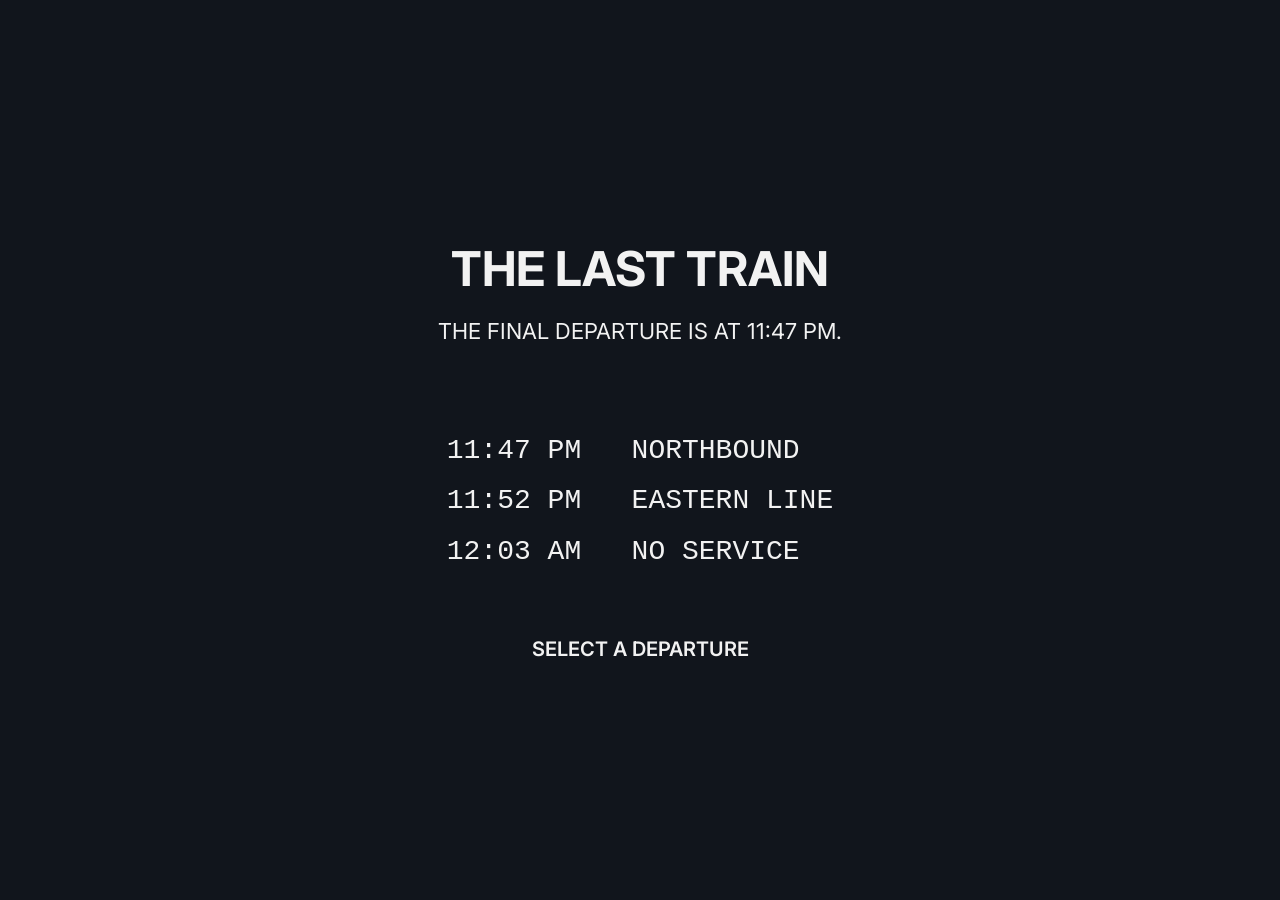
<file: index.html>
<!DOCTYPE html>
<html lang="en">
<head>
    <meta charset="UTF-8">
    <meta name="viewport" content="width=device-width, initial-scale=1.0">
    <title>The Last Train</title>
    <link rel="stylesheet" href="style.css">
</head>

<body>
    <main class="home">
        <h1>THE LAST TRAIN</h1>

        <p class="subtitle">THE FINAL DEPARTURE IS AT 11:47 PM.</p>

        <div class="departure-board">
            <p>11:47 PM&nbsp;&nbsp;&nbsp;NORTHBOUND</p>
            <p>11:52 PM&nbsp;&nbsp;&nbsp;EASTERN LINE</p>
            <p>12:03 AM&nbsp;&nbsp;&nbsp;NO SERVICE</p>
        </div>

        <a href="map.html" class="navigation">SELECT A DEPARTURE</a>
    </main>
</body>
</html>
</file>
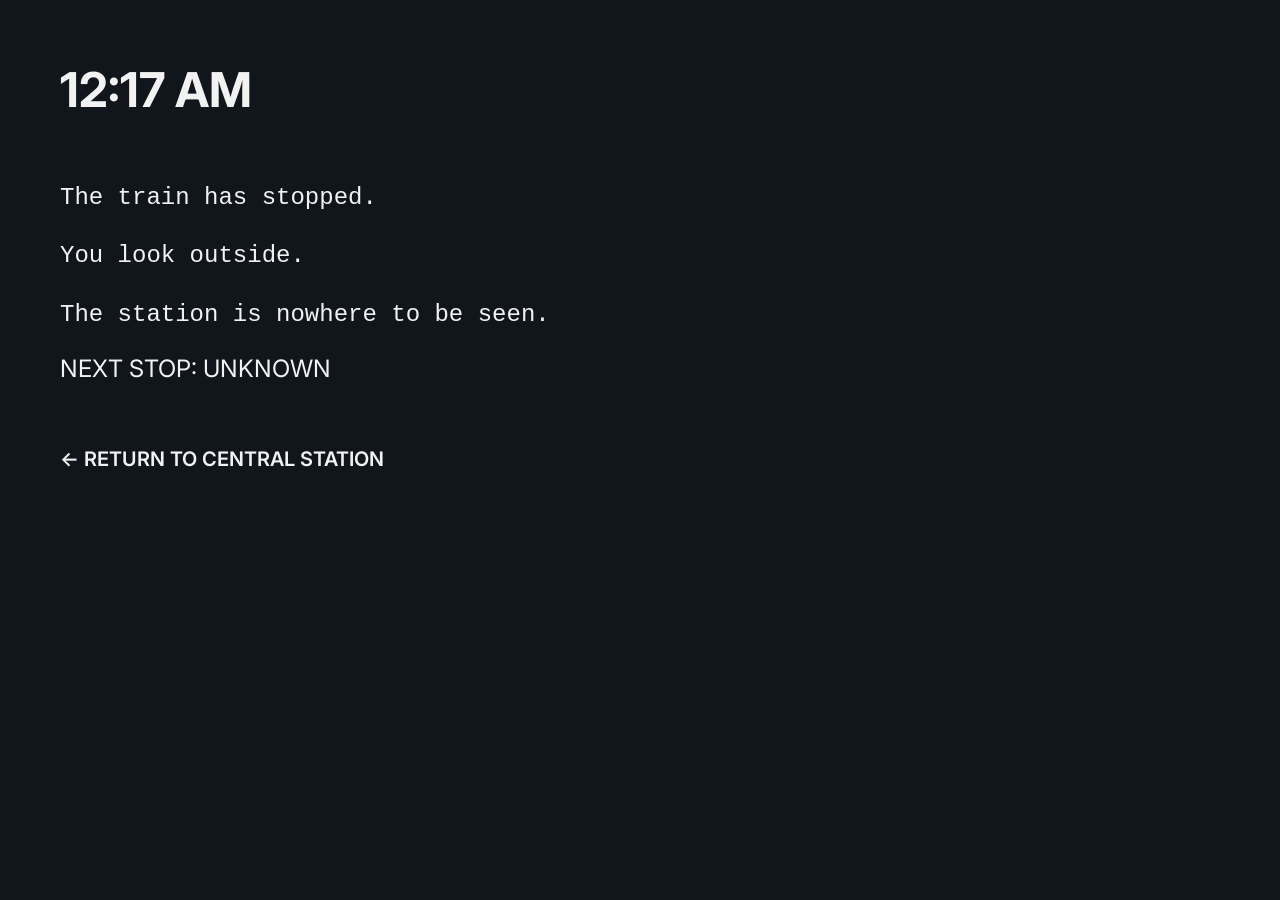
<file: ending.html>
<!DOCTYPE html>
<html lang="en">
<head>
    <meta charset="UTF-8">
    <meta name="viewport" content="width=device-width, initial-scale=1.0">
    <title>12:17 AM - The Last Train</title>
    <link rel="stylesheet" href="style.css">
</head>

<body>
    <main class="terminal-screen">
        <h1>12:17 AM</h1>

        <div class="narrative">
            <p>The train has stopped.</p>
            <p>You look outside.</p>
            <p>The station is nowhere to be seen.</p>
        </div>

        <p class="subtitle">NEXT STOP: UNKNOWN</p>

        <a href="return.html" class="navigation">← RETURN TO CENTRAL STATION</a>
    </main>
</body>
</html>
</file>
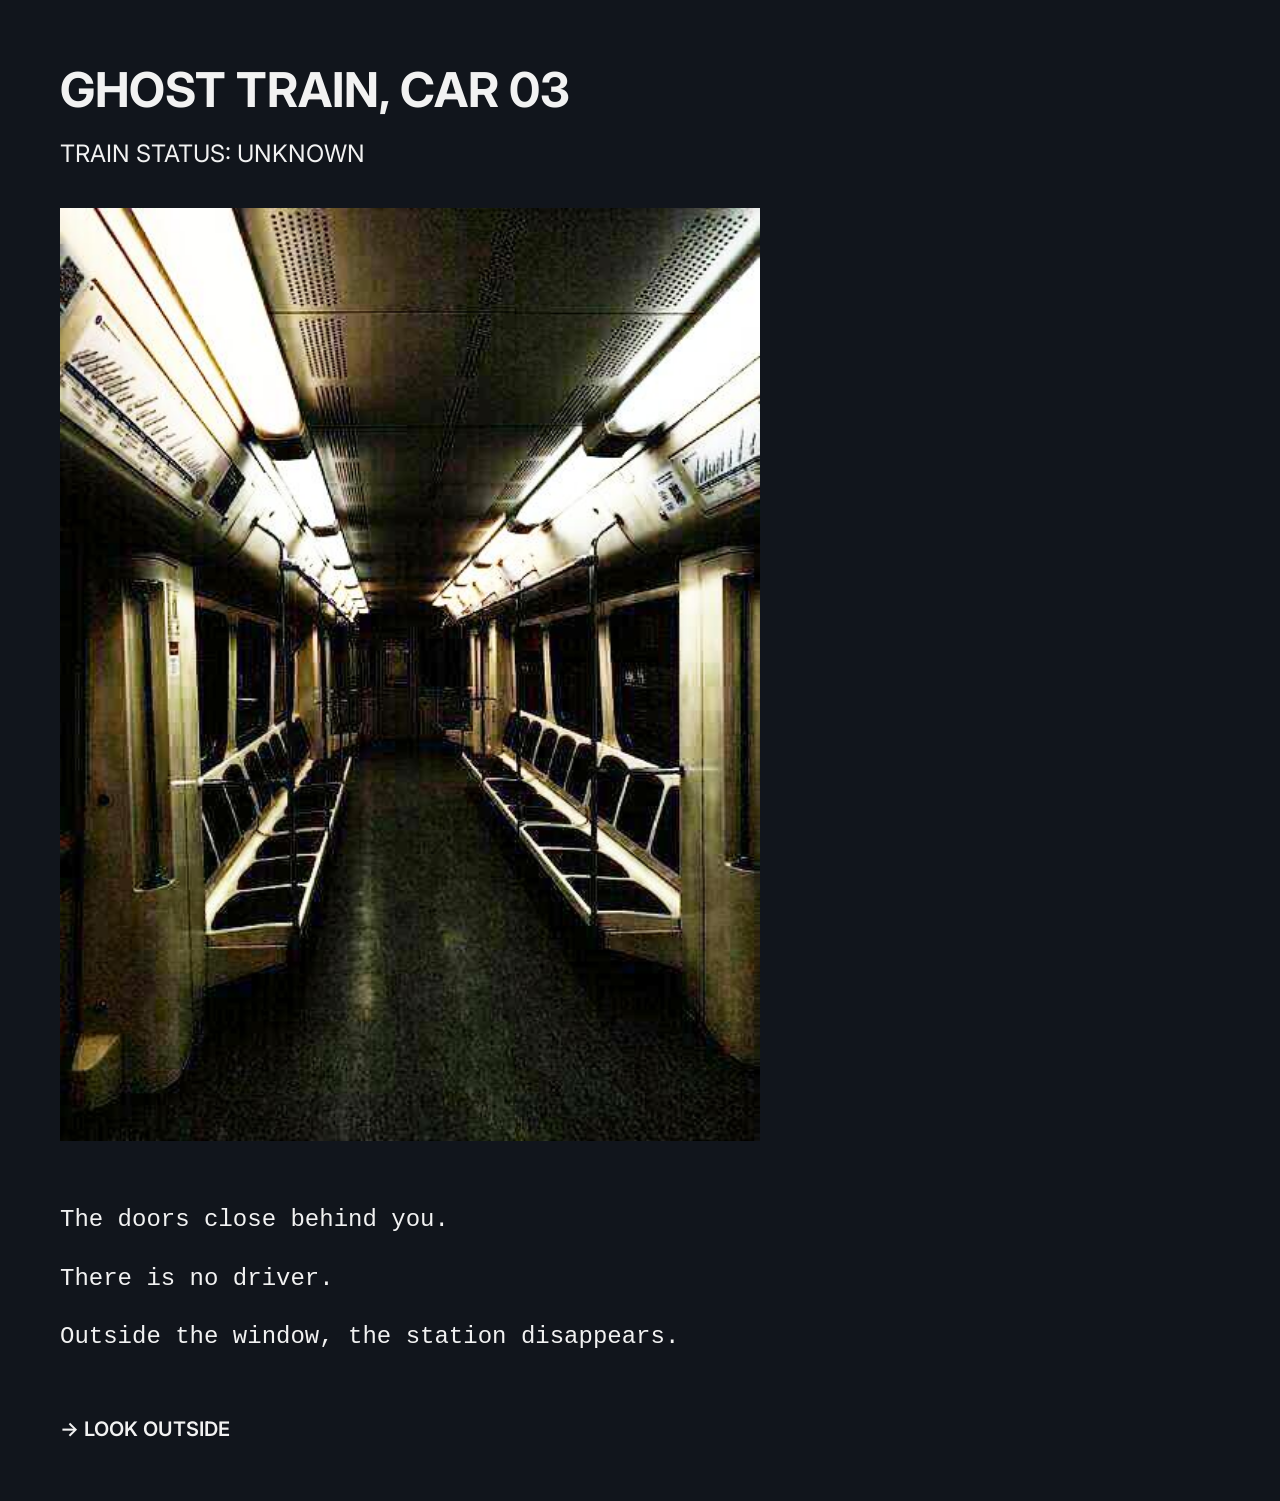
<file: ghost-train.html>
<!DOCTYPE html>
<html lang="en">
<head>
    <meta charset="UTF-8">
    <meta name="viewport" content="width=device-width, initial-scale=1.0">
    <title>Ghost Train - The Last Train</title>
    <link rel="stylesheet" href="style.css">
</head>

<body>
    <main class="terminal-screen">
        <h1>GHOST TRAIN, CAR 03</h1>

        <p class="subtitle">TRAIN STATUS: UNKNOWN</p>

        <img src="ghost-train.jpg" alt="An empty passenger train carriage" class="station-image">

        <div class="narrative">
            <p>The doors close behind you.</p>
            <p>There is no driver.</p>
            <p>Outside the window, the station disappears.</p>
        </div>

        <a href="ending.html" class="navigation">→ LOOK OUTSIDE</a>
    </main>
</body>
</html>
</file>
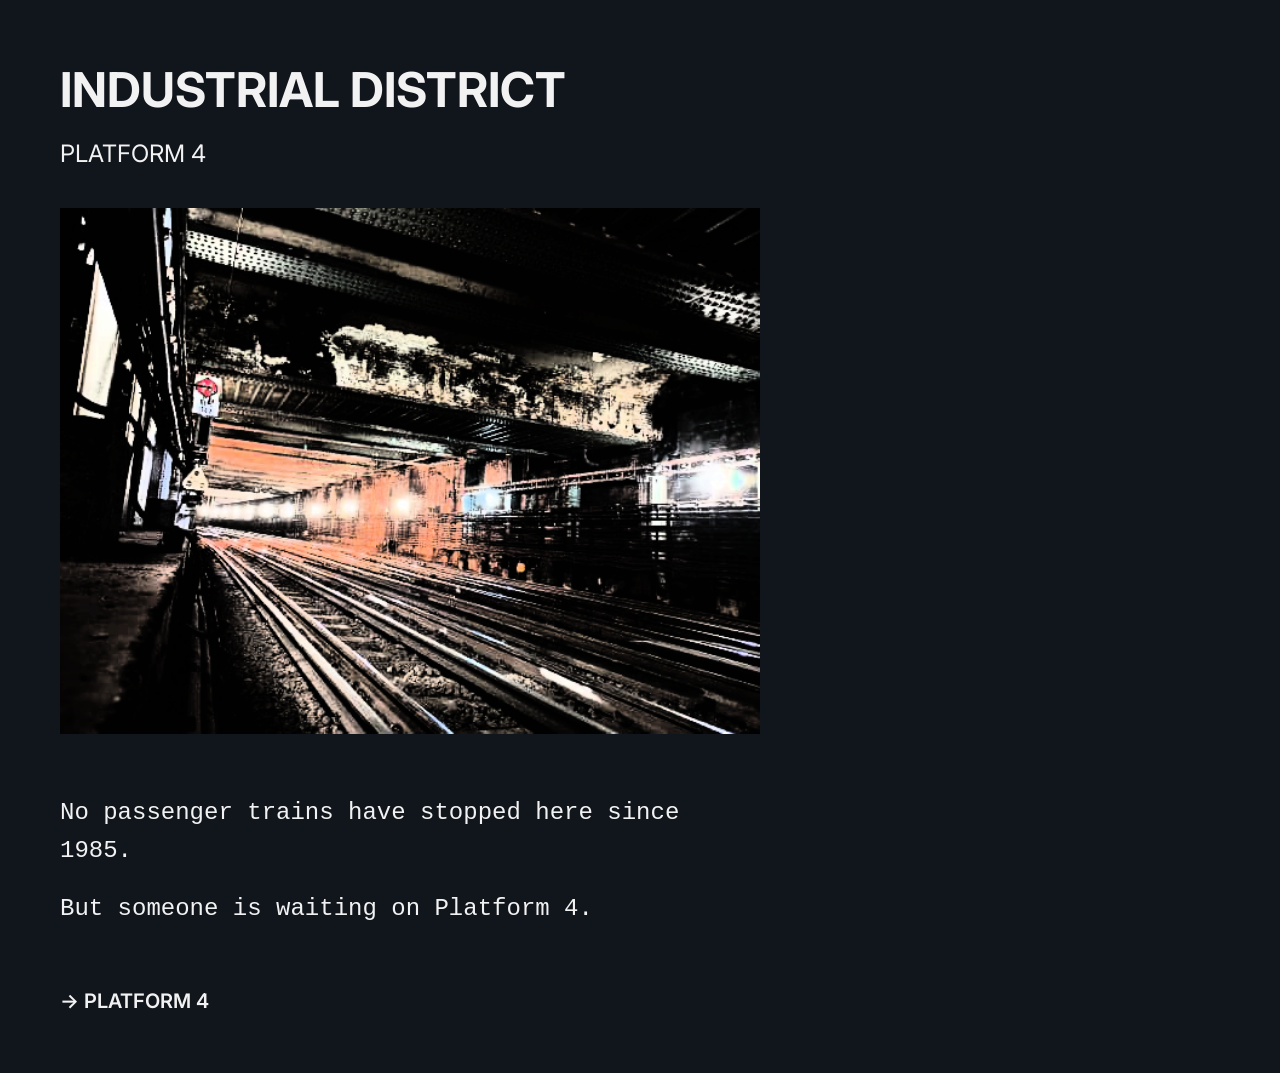
<file: industrial.html>
<!DOCTYPE html>
<html lang="en">
<head>
    <meta charset="UTF-8">
    <meta name="viewport" content="width=device-width, initial-scale=1.0">
    <title>Industrial District - The Last Train</title>
    <link rel="stylesheet" href="style.css">
</head>

<body>
    <main class="terminal-screen">
        <h1>INDUSTRIAL DISTRICT</h1>

        <p class="subtitle">PLATFORM 4</p>

        <img src="industrial.png" alt="An abandoned industrial railway terminal" class="station-image">

        <div class="narrative">
            <p>No passenger trains have stopped here since 1985.</p>
            <p>But someone is waiting on Platform 4.</p>
        </div>

        <a href="platform-4.html" class="navigation">→ PLATFORM 4</a>
    </main>
</body>
</html>
</file>
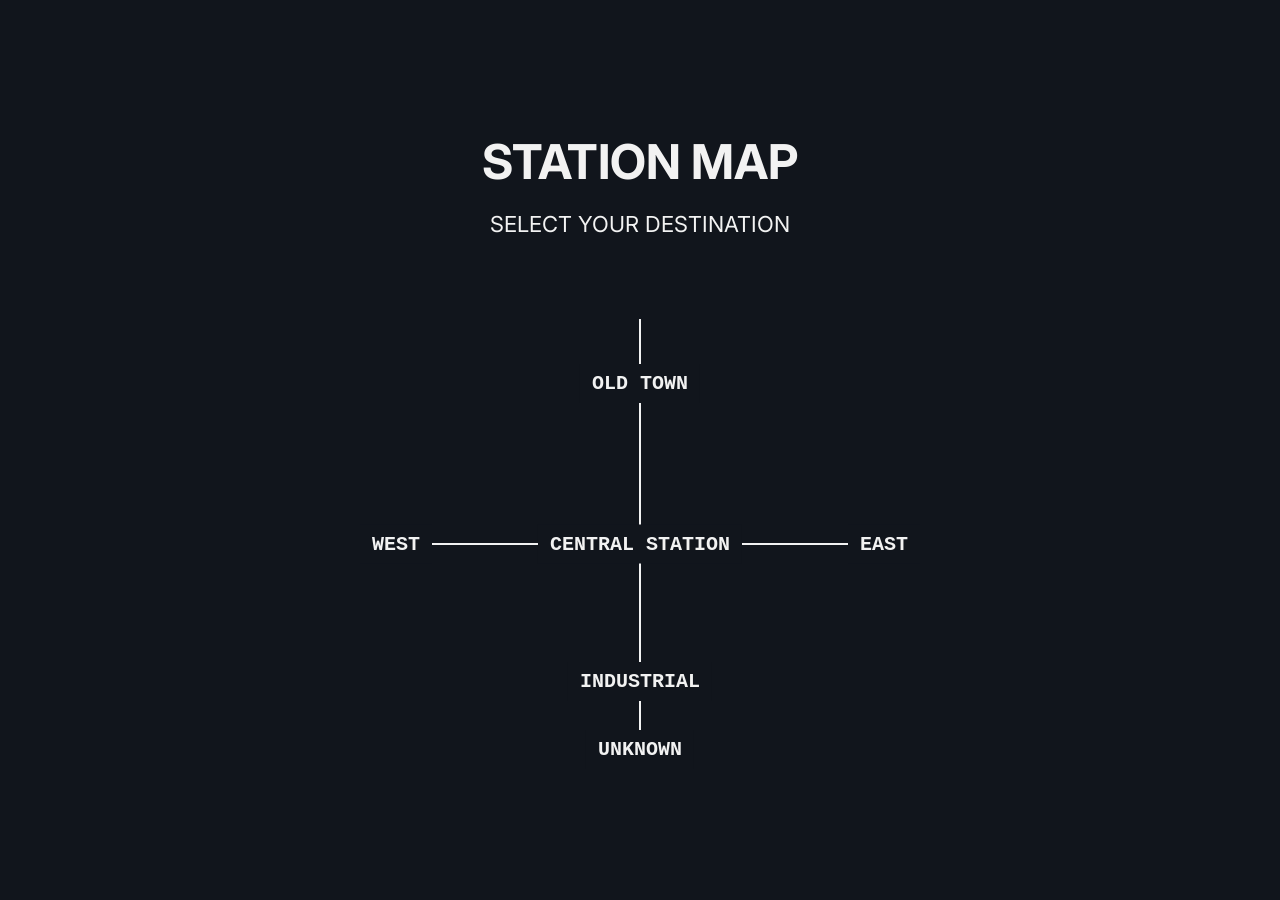
<file: map.html>
<!DOCTYPE html>
<html lang="en">
<head>
    <meta charset="UTF-8">
    <meta name="viewport" content="width=device-width, initial-scale=1.0">
    <title>Station Map - The Last Train</title>
    <link rel="stylesheet" href="style.css">
</head>

<body>
    <main class="screen">
        <h1>STATION MAP</h1>

        <p class="subtitle">SELECT YOUR DESTINATION</p>

        <div class="map">
    <div class="line vertical"></div>
    <div class="line horizontal"></div>

    <a href="old-town.html" class="station old-town">OLD TOWN</a>
    <a href="index.html" class="station central">CENTRAL STATION</a>
    <a href="#" class="station west">WEST</a>
    <a href="#" class="station east">EAST</a>
    <a href="#" class="station industrial">INDUSTRIAL</a>
    <a href="#" class="station unknown">UNKNOWN</a>
</div>
    </main>
</body>
</html>
</file>
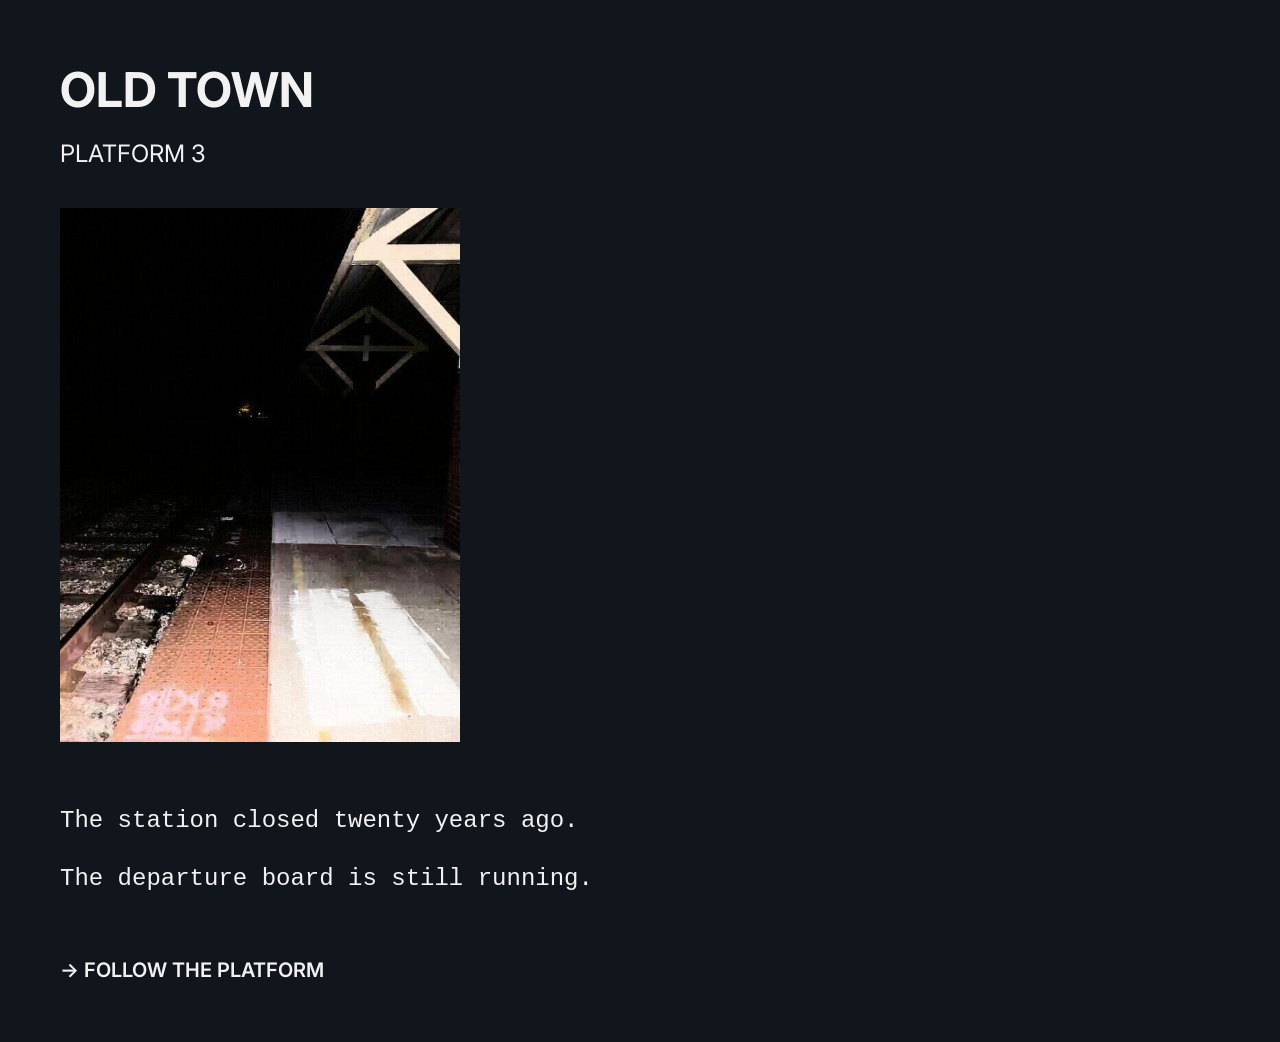
<file: old-town.html>
<!DOCTYPE html>
<html lang="en">
<head>
    <meta charset="UTF-8">
    <meta name="viewport" content="width=device-width, initial-scale=1.0">
    <title>Old Town - The Last Train</title>
    <link rel="stylesheet" href="style.css">
</head>

<body>
    <main class="terminal-screen">
        <h1>OLD TOWN</h1>

        <p class="subtitle">PLATFORM 3</p>

<img src="old-town.jpg" alt="An abandoned railway platform" class="station-image" style="width: 400px;">

        <div class="narrative">
            <p>The station closed twenty years ago.</p>
            <p>The departure board is still running.</p>
        </div>

        <a href="platform-3.html" class="navigation">→ FOLLOW THE PLATFORM</a>
    </main>
</body>
</html>
</file>
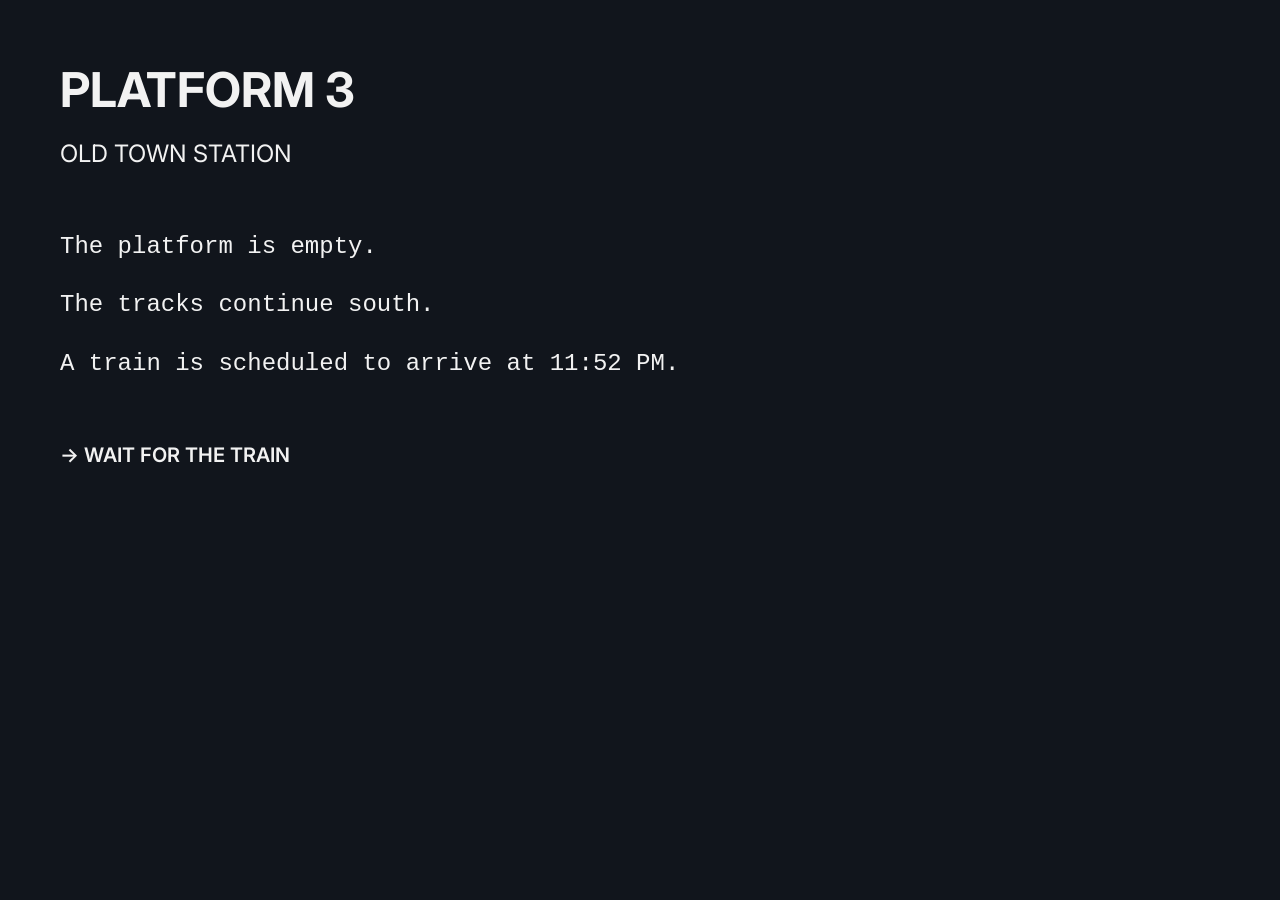
<file: platform-3.html>
<!DOCTYPE html>
<html lang="en">
<head>
    <meta charset="UTF-8">
    <meta name="viewport" content="width=device-width, initial-scale=1.0">
    <title>Platform 3 - The Last Train</title>
    <link rel="stylesheet" href="style.css">
</head>

<body>
    <main class="terminal-screen">
        <h1>PLATFORM 3</h1>

        <p class="subtitle">OLD TOWN STATION</p>

        <div class="narrative">
            <p>The platform is empty.</p>
            <p>The tracks continue south.</p>
            <p>A train is scheduled to arrive at 11:52 PM.</p>
        </div>

        <a href="industrial.html" class="navigation">→ WAIT FOR THE TRAIN</a>
    </main>
</body>
</html>
</file>
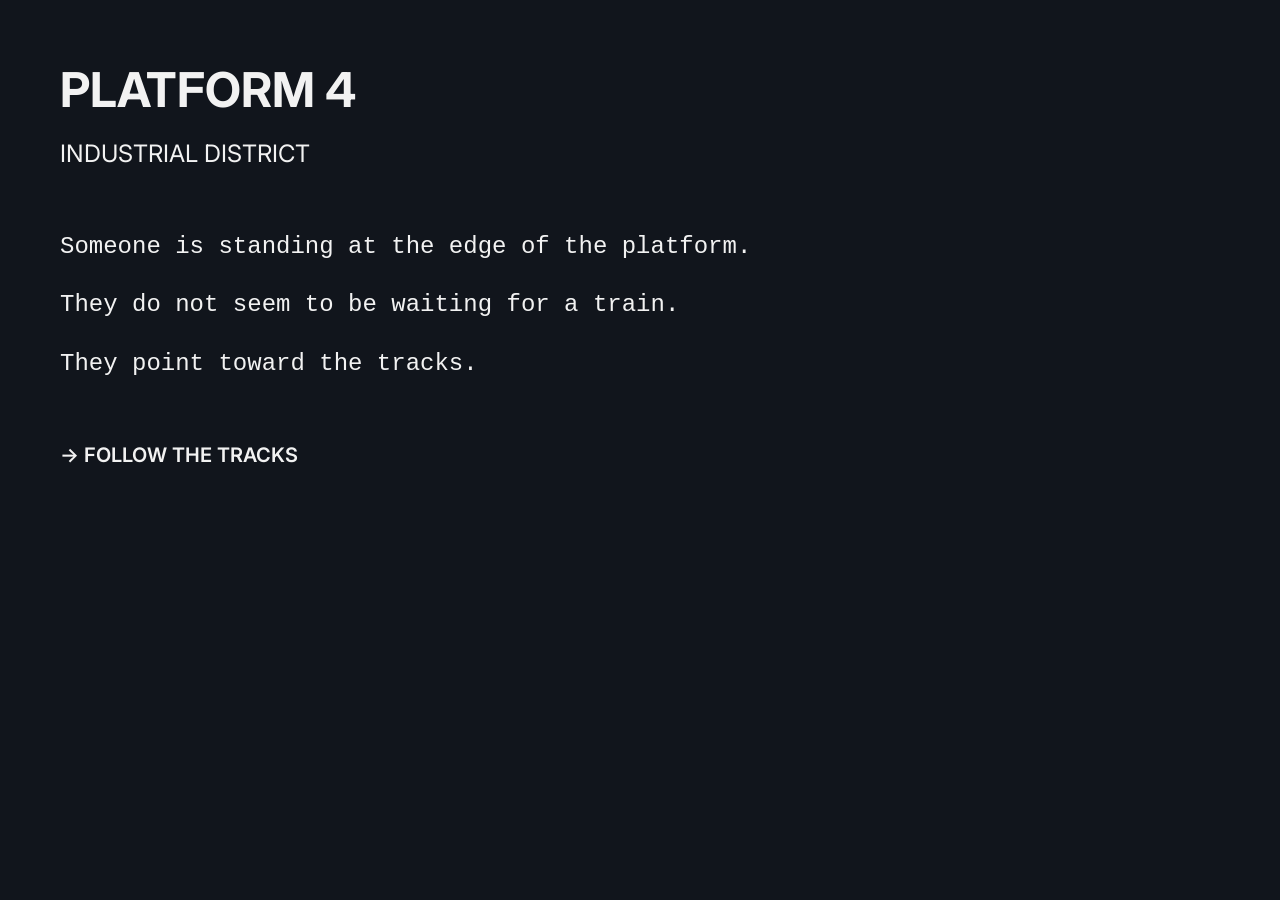
<file: platform-4.html>
<!DOCTYPE html>
<html lang="en">
<head>
    <meta charset="UTF-8">
    <meta name="viewport" content="width=device-width, initial-scale=1.0">
    <title>Platform 4 - The Last Train</title>
    <link rel="stylesheet" href="style.css">
</head>

<body>
    <main class="terminal-screen">
        <h1>PLATFORM 4</h1>

        <p class="subtitle">INDUSTRIAL DISTRICT</p>

        <div class="narrative">
            <p>Someone is standing at the edge of the platform.</p>
            <p>They do not seem to be waiting for a train.</p>
            <p>They point toward the tracks.</p>
        </div>

        <a href="unknown.html" class="navigation">→ FOLLOW THE TRACKS</a>
    </main>
</body>
</html>
</file>
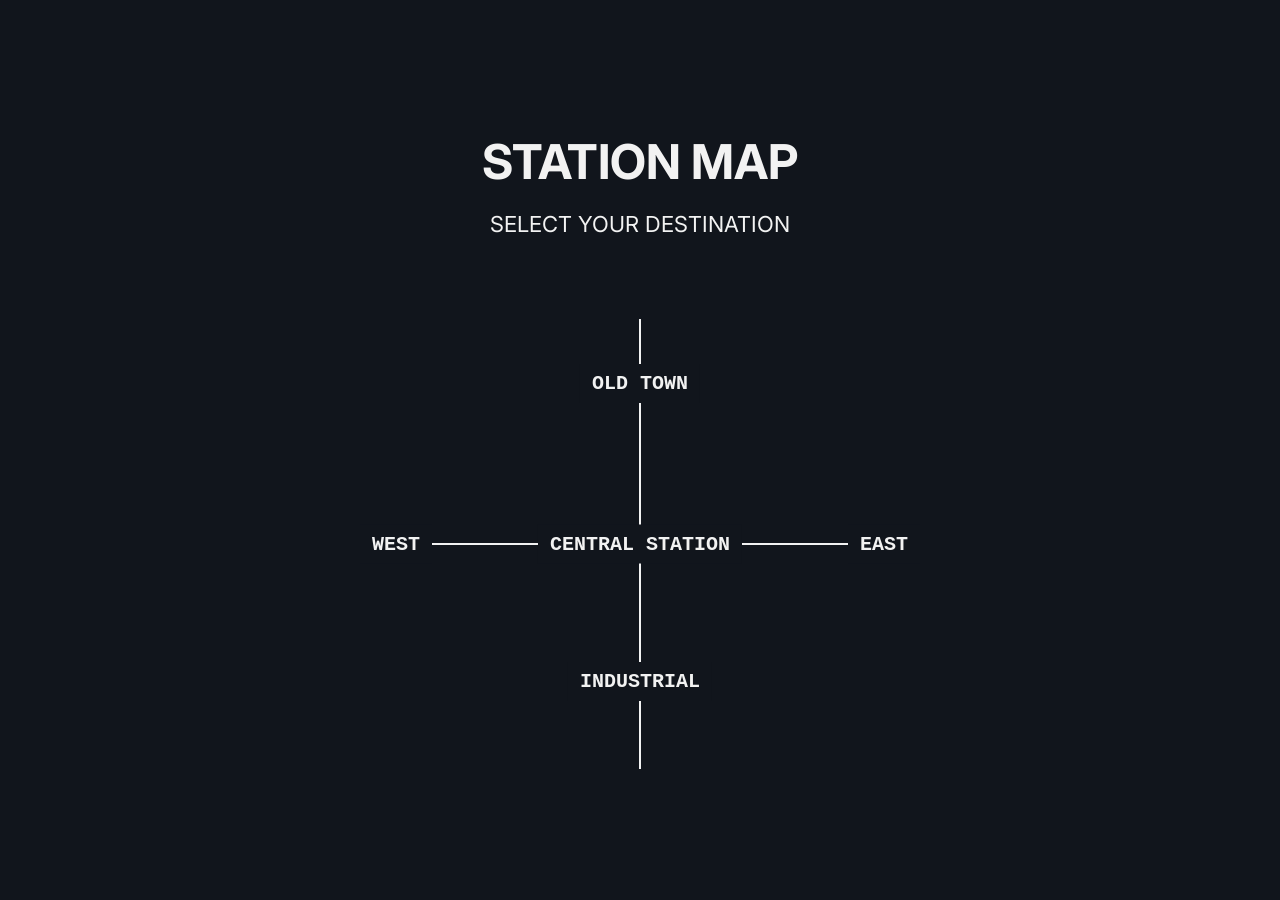
<file: return.html>
<!DOCTYPE html>
<html lang="en">
<head>
    <meta charset="UTF-8">
    <meta name="viewport" content="width=device-width, initial-scale=1.0">
    <title>Station Map - The Last Train</title>
    <link rel="stylesheet" href="style.css">
</head>

<body>
    <main class="screen">
        <h1>STATION MAP</h1>

        <p class="subtitle">SELECT YOUR DESTINATION</p>

        <div class="map">
            <div class="line vertical"></div>
            <div class="line horizontal"></div>

            <a href="old-town.html" class="station old-town">OLD TOWN</a>
            <a href="index.html" class="station central">CENTRAL STATION</a>
            <a href="#" class="station west">WEST</a>
            <a href="#" class="station east">EAST</a>
            <a href="#" class="station industrial">INDUSTRIAL</a>
        </div>
    </main>
</body>
</html>
</file>
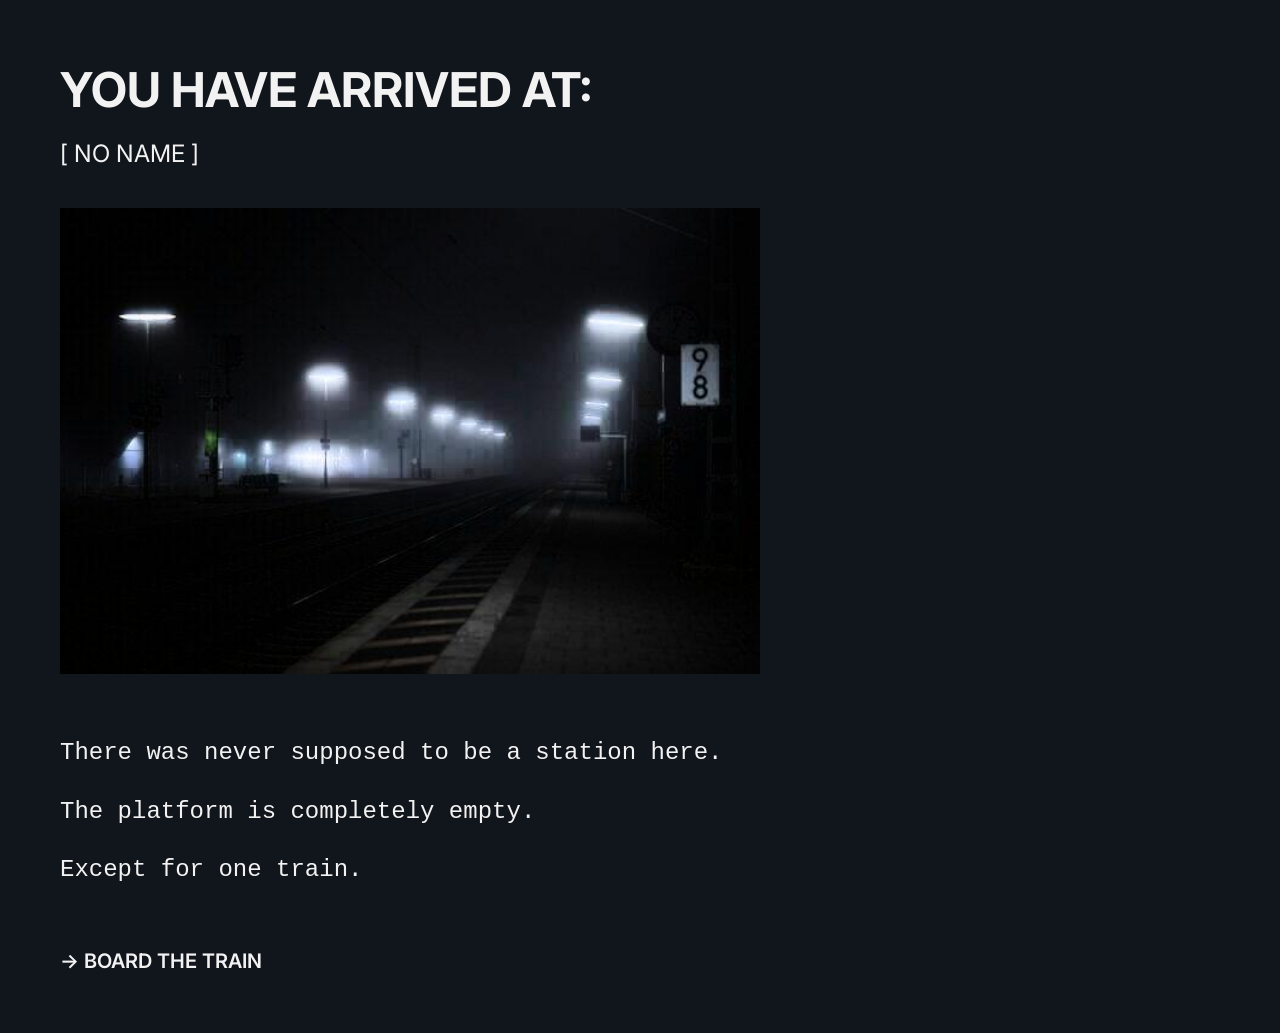
<file: unknown.html>
<!DOCTYPE html>
<html lang="en">
<head>
    <meta charset="UTF-8">
    <meta name="viewport" content="width=device-width, initial-scale=1.0">
    <title>Unknown Station - The Last Train</title>
    <link rel="stylesheet" href="style.css">
</head>

<body>
    <main class="terminal-screen">
        <h1>YOU HAVE ARRIVED AT:</h1>

        <p class="subtitle">[ NO NAME ]</p>

        <img src="unknown.jpg" alt="An empty railway station" class="station-image">

        <div class="narrative">
            <p>There was never supposed to be a station here.</p>
            <p>The platform is completely empty.</p>
            <p>Except for one train.</p>
        </div>

        <a href="ghost-train.html" class="navigation">→ BOARD THE TRAIN</a>
    </main>
</body>
</html>
</file>
<file: style.css>
@import url('https://fonts.googleapis.com/css2?family=Inter:wght@400;500;600;700&display=swap');

body {
    background: #11151C;
    color: #F2F2F2;
    font-family: 'Inter', sans-serif;
    margin: 0;
}


/* HOME PAGE */

.home {
    width: 100%;
    min-height: 100vh;
    display: flex;
    flex-direction: column;
    justify-content: center;
    align-items: center;
    text-align: center;
}

h1 {
    font-size: 48px;
    font-weight: 700;
    margin: 0;
}

.subtitle {
    font-size: 22px;
    margin-top: 20px;
}

.departure-board {
    font-family: "Courier New", monospace;
    font-size: 28px;
    text-align: left;
    margin-top: 60px;
    line-height: 1.8;
}

.departure-board p {
    margin: 0;
}

.navigation {
    margin-top: 60px;
    color: #F2F2F2;
    text-decoration: none;
    font-size: 20px;
    font-weight: 600;
}

.navigation:hover {
    text-decoration: underline;
}


/* MAP PAGE */

.screen {
    width: 100%;
    min-height: 100vh;
    display: flex;
    flex-direction: column;
    justify-content: center;
    align-items: center;
    text-align: center;
}

.map {
    position: relative;
    width: 700px;
    height: 450px;
    margin-top: 60px;
}

.station {
    position: absolute;
    z-index: 1;
    color: #F2F2F2;
    background: #11151C;
    padding: 8px 12px;
    text-decoration: none;
    font-family: "Courier New", monospace;
    font-size: 20px;
    font-weight: 700;
}

.station:hover {
    text-decoration: underline;
}

.line {
    position: absolute;
    background: #F2F2F2;
    z-index: 0;
}

.vertical {
    width: 2px;
    height: 100%;
    left: 50%;
    top: 0;
    transform: translateX(-50%);
}

.horizontal {
    height: 2px;
    width: 80%;
    left: 10%;
    top: 50%;
    transform: translateY(-50%);
}

.central {
    left: 50%;
    top: 50%;
    transform: translate(-50%, -50%);
}

.old-town {
    left: 50%;
    top: 10%;
    transform: translateX(-50%);
}

.west {
    left: 10%;
    top: 50%;
    transform: translateY(-50%);
}

.east {
    right: 10%;
    top: 50%;
    transform: translateY(-50%);
}

.industrial {
    left: 50%;
    bottom: 15%;
    transform: translateX(-50%);
}

.unknown {
    left: 50%;
    bottom: 0;
    transform: translateX(-50%);
}


/* NARRATIVE PAGES */

.terminal-screen {
    min-height: 100vh;
    padding: 60px;
    box-sizing: border-box;
}

.terminal-screen h1 {
    font-family: 'Inter', sans-serif;
    font-size: 48px;
    font-weight: 700;
    margin: 0;
}

.terminal-screen .subtitle {
    font-family: 'Inter', sans-serif;
    font-size: 24px;
    margin-top: 20px;
}

.terminal-screen .narrative {
    margin-top: 60px;
    max-width: 700px;
    font-family: "Courier New", monospace;
    font-size: 24px;
    line-height: 1.6;
}

.terminal-screen .narrative p {
    margin: 0 0 20px 0;
}

.terminal-screen .navigation {
    display: inline-block;
    margin-top: 40px;
    font-family: 'Inter', sans-serif;
}


/* IMAGES */

.station-image {
    display: block;
    width: 700px;
    max-width: 100%;
    height: auto;
    margin-top: 40px;
}
</file>
